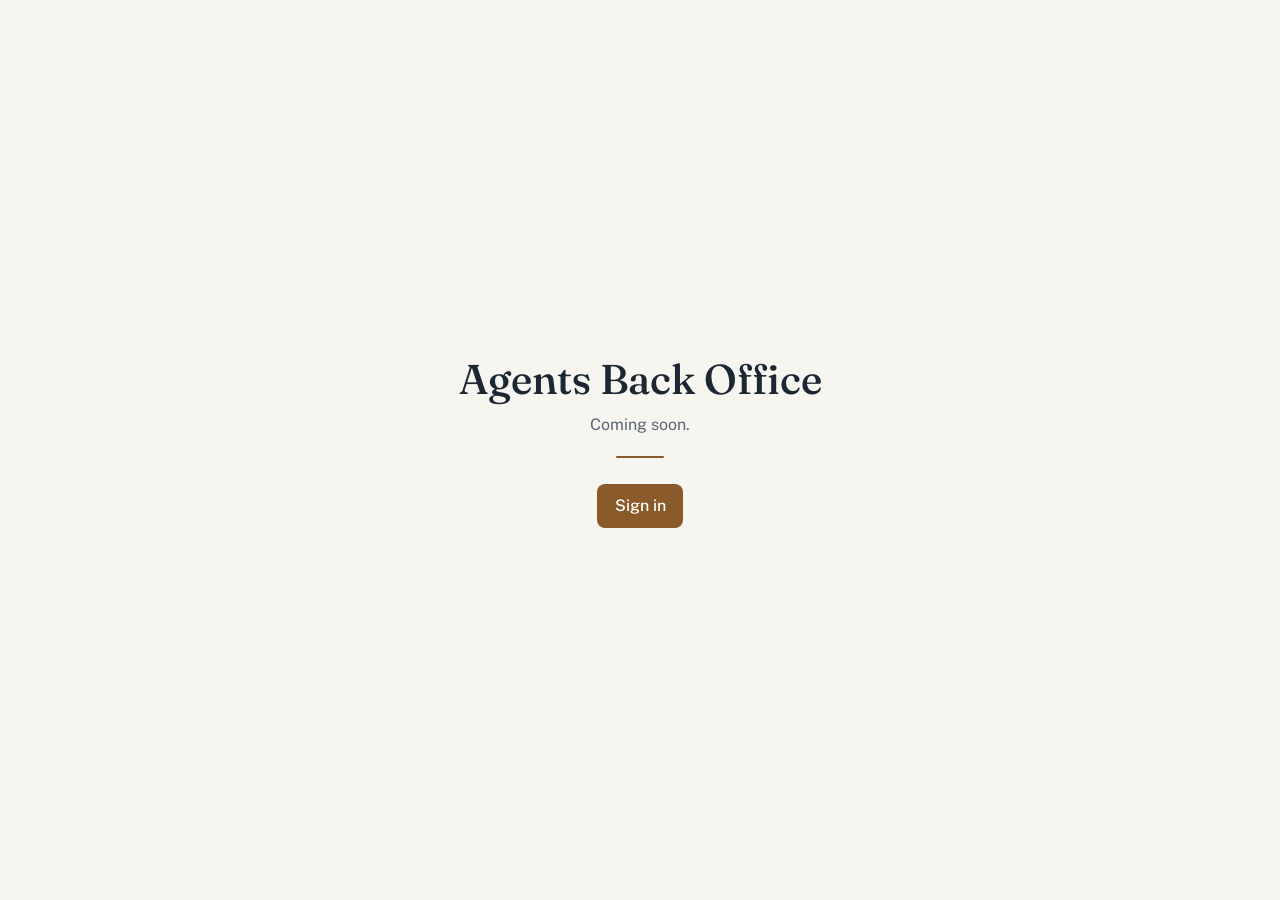
<file: index.html>
<!doctype html>
<html lang="en">
<head>
<meta charset="utf-8">
<meta name="viewport" content="width=device-width, initial-scale=1, viewport-fit=cover">
<title>Agents Back Office</title>
<meta name="description" content="Agents Back Office.">
<meta name="robots" content="noindex">
<link rel="preconnect" href="https://fonts.googleapis.com">
<link rel="stylesheet" href="https://fonts.googleapis.com/css2?family=Fraunces:opsz,wght@9..144,500&family=Public+Sans:wght@400;500&display=swap">
<link rel="stylesheet" href="/assets/site.css">
<style>
html,body{height:100%}
body{display:grid;place-items:center;text-align:center}
main{max-width:34rem}
.rule{width:3rem;height:2px;background:var(--accent);margin:1.2rem auto 1.6rem;border-radius:1px}
</style>
</head>
<body>
<main>
  <h1>Agents Back Office</h1>
  <p class="muted">Coming soon.</p>
  <div class="rule" aria-hidden="true"></div>
  <p><a class="btn" href="/login/">Sign in</a></p>
</main>
</body>
</html>
</file>
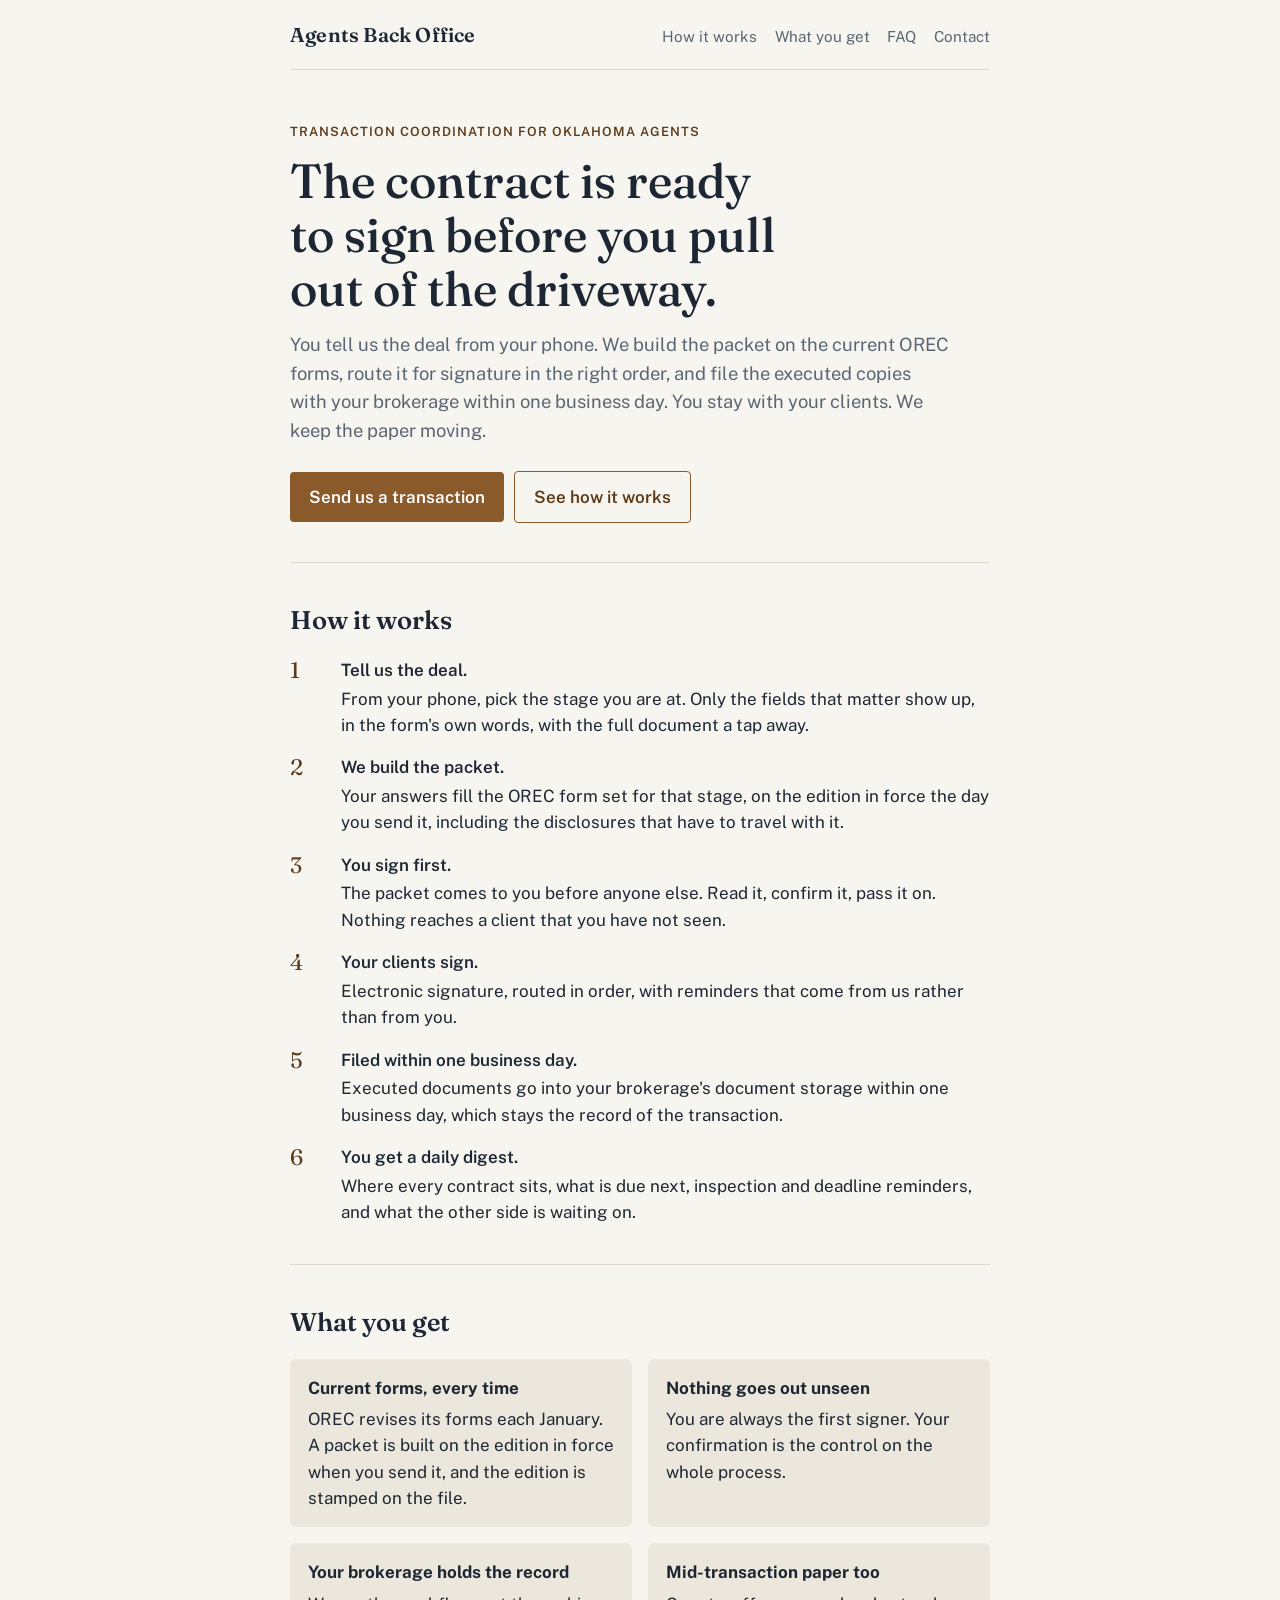
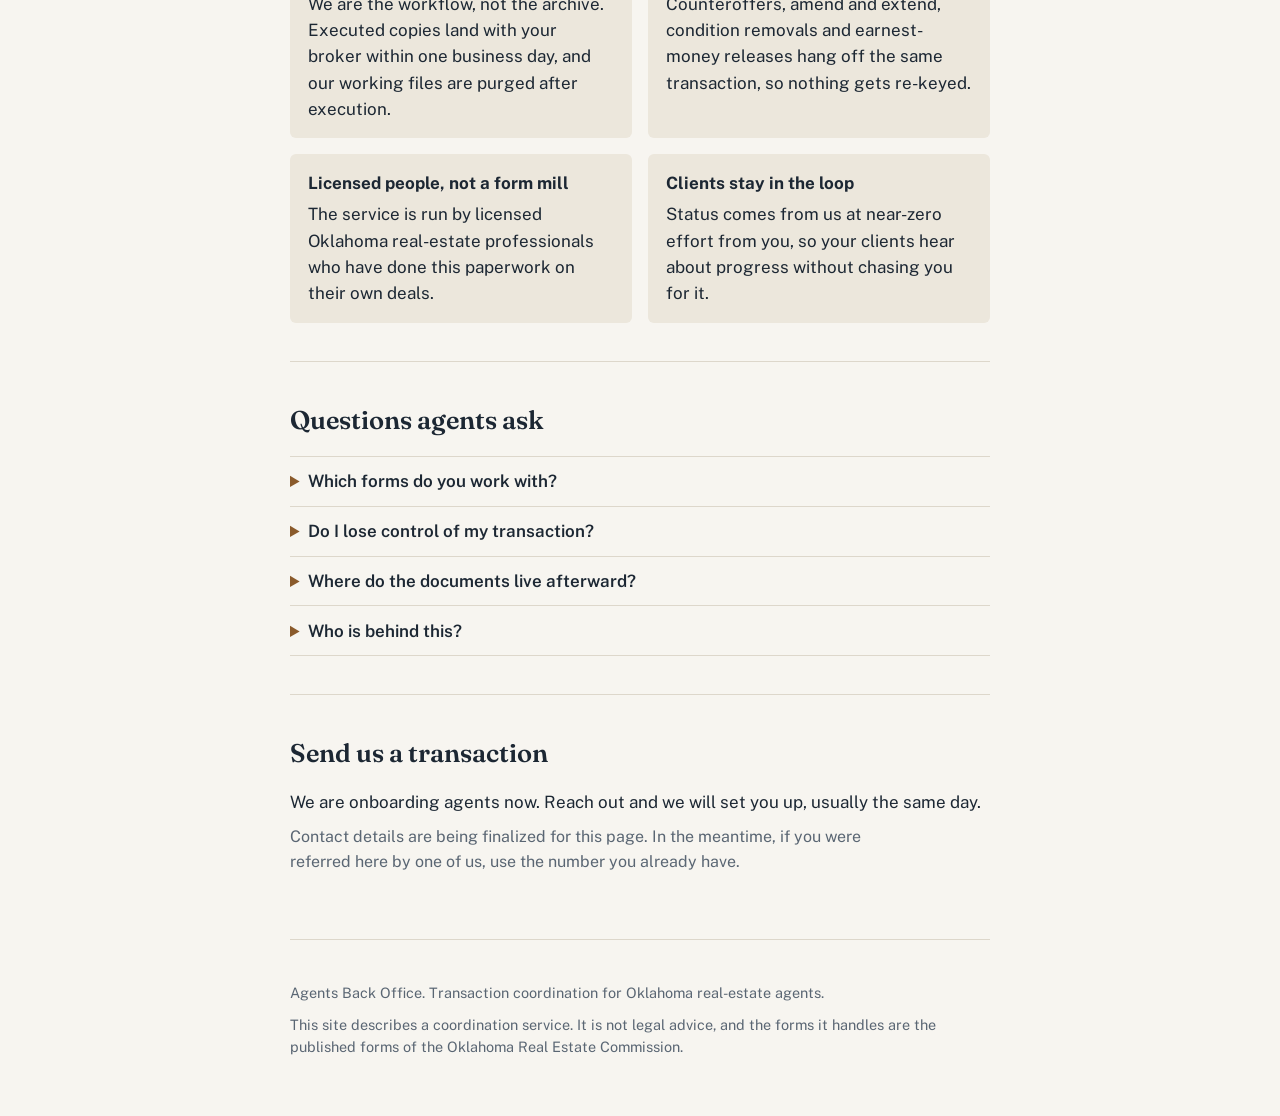
<file: drafts/index_full.html>
<!doctype html>
<html lang="en">
<head>
<meta charset="utf-8">
<meta name="viewport" content="width=device-width, initial-scale=1, viewport-fit=cover">
<title>Agents Back Office</title>
<meta name="description" content="Transaction coordination for Oklahoma real-estate agents. Contract paperwork built on the current OREC forms, signed in order, filed with your brokerage within one business day.">
<link rel="preconnect" href="https://fonts.googleapis.com">
<link rel="stylesheet" href="https://fonts.googleapis.com/css2?family=Fraunces:opsz,wght@9..144,500;9..144,600&family=Public+Sans:wght@400;500;600&display=swap">
<style>
:root{
  --bg:#f7f5f0; --fg:#1c2733; --muted:#5a6673; --rule:#ddd7cb; --panel:#ece7dc;
  --accent:#8a5a2b; --accent-ink:#5e3c1a; --on-accent:#fff;
  --display:"Fraunces",Georgia,serif; --body:"Public Sans","Helvetica Neue",Arial,sans-serif;
  color-scheme:light;
}
@media (prefers-color-scheme:dark){
  :root{--bg:#141a21; --fg:#e8e4dc; --muted:#a2acb8; --rule:#2b343f; --panel:#1c2530; --accent:#d2965a; --accent-ink:#e8b27a; --on-accent:#141a21; color-scheme:dark}
}
*{box-sizing:border-box}
html,body{margin:0}
body{background:var(--bg);color:var(--fg);font-family:var(--body);font-size:17px;line-height:1.55;padding-inline:16px}
.wrap{max-width:70ch;margin:0 auto}
header.top{display:flex;justify-content:space-between;align-items:baseline;gap:1rem;padding:1.2rem 0;border-bottom:1px solid var(--rule)}
.brand{font-family:var(--display);font-weight:600;font-size:1.25rem;letter-spacing:.01em;text-decoration:none;color:var(--fg)}
nav a{color:var(--muted);text-decoration:none;margin-left:1.1rem;font-size:.95rem}
nav a:hover,nav a:focus{color:var(--fg)}
.hero{padding:3.2rem 0 2.4rem}
.eyebrow{font-size:.8rem;letter-spacing:.08em;text-transform:uppercase;color:var(--accent-ink);font-weight:600;margin:0 0 .8rem}
h1{font-family:var(--display);font-weight:500;font-size:clamp(2rem,5vw,3rem);line-height:1.12;margin:0 0 1rem;text-wrap:balance}
.lede{font-size:1.15rem;color:var(--muted);margin:0 0 1.6rem;max-width:60ch}
.cta{display:inline-block;background:var(--accent);color:var(--on-accent);text-decoration:none;font-weight:600;padding:.75rem 1.2rem;border-radius:4px}
.cta.secondary{background:transparent;color:var(--accent-ink);border:1px solid var(--accent)}
.cta+.cta{margin-left:.6rem}
.cta:focus-visible,nav a:focus-visible{outline:3px solid var(--accent);outline-offset:2px}
section{padding:2.4rem 0;border-top:1px solid var(--rule)}
h2{font-family:var(--display);font-weight:600;font-size:1.6rem;margin:0 0 1rem;text-wrap:balance}
p{margin:.6rem 0}
.steps{list-style:none;padding:0;margin:1rem 0 0;display:grid;gap:1rem}
.steps li{display:grid;grid-template-columns:2.4rem 1fr;gap:.8rem;align-items:start}
.steps .n{font-family:var(--display);font-size:1.4rem;color:var(--accent-ink);line-height:1.2}
.steps b{display:block;font-weight:600;margin-bottom:.15rem}
.grid{display:grid;grid-template-columns:repeat(auto-fit,minmax(14rem,1fr));gap:1rem;margin-top:1rem}
.card{background:var(--panel);border-radius:6px;padding:1rem 1.1rem}
.card b{display:block;margin-bottom:.3rem}
details{border-top:1px solid var(--rule);padding:.7rem 0}
details:last-of-type{border-bottom:1px solid var(--rule)}
summary{cursor:pointer;font-weight:600}
summary::marker{color:var(--accent)}
footer{padding:2rem 0 3rem;color:var(--muted);font-size:.9rem;border-top:1px solid var(--rule)}
footer a{color:var(--muted)}
@media (max-width:480px){.cta+.cta{margin-left:0;margin-top:.6rem}.cta{display:block;text-align:center}}
@media (prefers-reduced-motion:no-preference){html{scroll-behavior:smooth}}
</style>
</head>
<body>
<div class="wrap">
<header class="top">
  <a class="brand" href="/">Agents Back Office</a>
  <nav><a href="#how">How it works</a><a href="#what">What you get</a><a href="#faq">FAQ</a><a href="#contact">Contact</a></nav>
</header>

<main>
<div class="hero">
  <p class="eyebrow">Transaction coordination for Oklahoma agents</p>
  <h1>The contract is ready to sign before you pull out of the driveway.</h1>
  <p class="lede">You tell us the deal from your phone. We build the packet on the current OREC forms, route it for signature in the right order, and file the executed copies with your brokerage within one business day. You stay with your clients. We keep the paper moving.</p>
  <a class="cta" href="#contact">Send us a transaction</a><a class="cta secondary" href="#how">See how it works</a>
</div>

<section id="how">
  <h2>How it works</h2>
  <ol class="steps">
    <li><span class="n">1</span><div><b>Tell us the deal.</b> From your phone, pick the stage you are at. Only the fields that matter show up, in the form's own words, with the full document a tap away.</div></li>
    <li><span class="n">2</span><div><b>We build the packet.</b> Your answers fill the OREC form set for that stage, on the edition in force the day you send it, including the disclosures that have to travel with it.</div></li>
    <li><span class="n">3</span><div><b>You sign first.</b> The packet comes to you before anyone else. Read it, confirm it, pass it on. Nothing reaches a client that you have not seen.</div></li>
    <li><span class="n">4</span><div><b>Your clients sign.</b> Electronic signature, routed in order, with reminders that come from us rather than from you.</div></li>
    <li><span class="n">5</span><div><b>Filed within one business day.</b> Executed documents go into your brokerage's document storage within one business day, which stays the record of the transaction.</div></li>
    <li><span class="n">6</span><div><b>You get a daily digest.</b> Where every contract sits, what is due next, inspection and deadline reminders, and what the other side is waiting on.</div></li>
  </ol>
</section>

<section id="what">
  <h2>What you get</h2>
  <div class="grid">
    <div class="card"><b>Current forms, every time</b>OREC revises its forms each January. A packet is built on the edition in force when you send it, and the edition is stamped on the file.</div>
    <div class="card"><b>Nothing goes out unseen</b>You are always the first signer. Your confirmation is the control on the whole process.</div>
    <div class="card"><b>Your brokerage holds the record</b>We are the workflow, not the archive. Executed copies land with your broker within one business day, and our working files are purged after execution.</div>
    <div class="card"><b>Mid-transaction paper too</b>Counteroffers, amend and extend, condition removals and earnest-money releases hang off the same transaction, so nothing gets re-keyed.</div>
    <div class="card"><b>Licensed people, not a form mill</b>The service is run by licensed Oklahoma real-estate professionals who have done this paperwork on their own deals.</div>
    <div class="card"><b>Clients stay in the loop</b>Status comes from us at near-zero effort from you, so your clients hear about progress without chasing you for it.</div>
  </div>
</section>

<section id="faq">
  <h2>Questions agents ask</h2>
  <details><summary>Which forms do you work with?</summary><p>The Oklahoma Real Estate Commission's published form set: residential sale and lease, the disclosures that travel with them, and the mid-transaction forms. Reference documents such as the RPCD Act and the lead-paint pamphlet are delivered to clients where required and are never part of a signing packet.</p></details>
  <details><summary>Do I lose control of my transaction?</summary><p>No. Every packet comes to you first. You read it, confirm it, and pass it on. If something is wrong it stops with you, before a client ever sees it.</p></details>
  <details><summary>Where do the documents live afterward?</summary><p>With your brokerage. Executed copies are uploaded to your brokerage's document storage within one business day of completion. That copy is the legal record. We keep working files only through execution and a short re-send buffer.</p></details>
  <details><summary>Who is behind this?</summary><p>Two licensed Oklahoma real-estate professionals who built the service for their own transactions first.</p></details>
</section>

<section id="contact">
  <h2>Send us a transaction</h2>
  <p>We are onboarding agents now. Reach out and we will set you up, usually the same day.</p>
  <p class="lede" style="font-size:1rem">Contact details are being finalized for this page. In the meantime, if you were referred here by one of us, use the number you already have.</p>
</section>
</main>

<footer>
  <p>Agents Back Office. Transaction coordination for Oklahoma real-estate agents.</p>
  <p>This site describes a coordination service. It is not legal advice, and the forms it handles are the published forms of the Oklahoma Real Estate Commission.</p>
</footer>
</div>
</body>
</html>
</file>
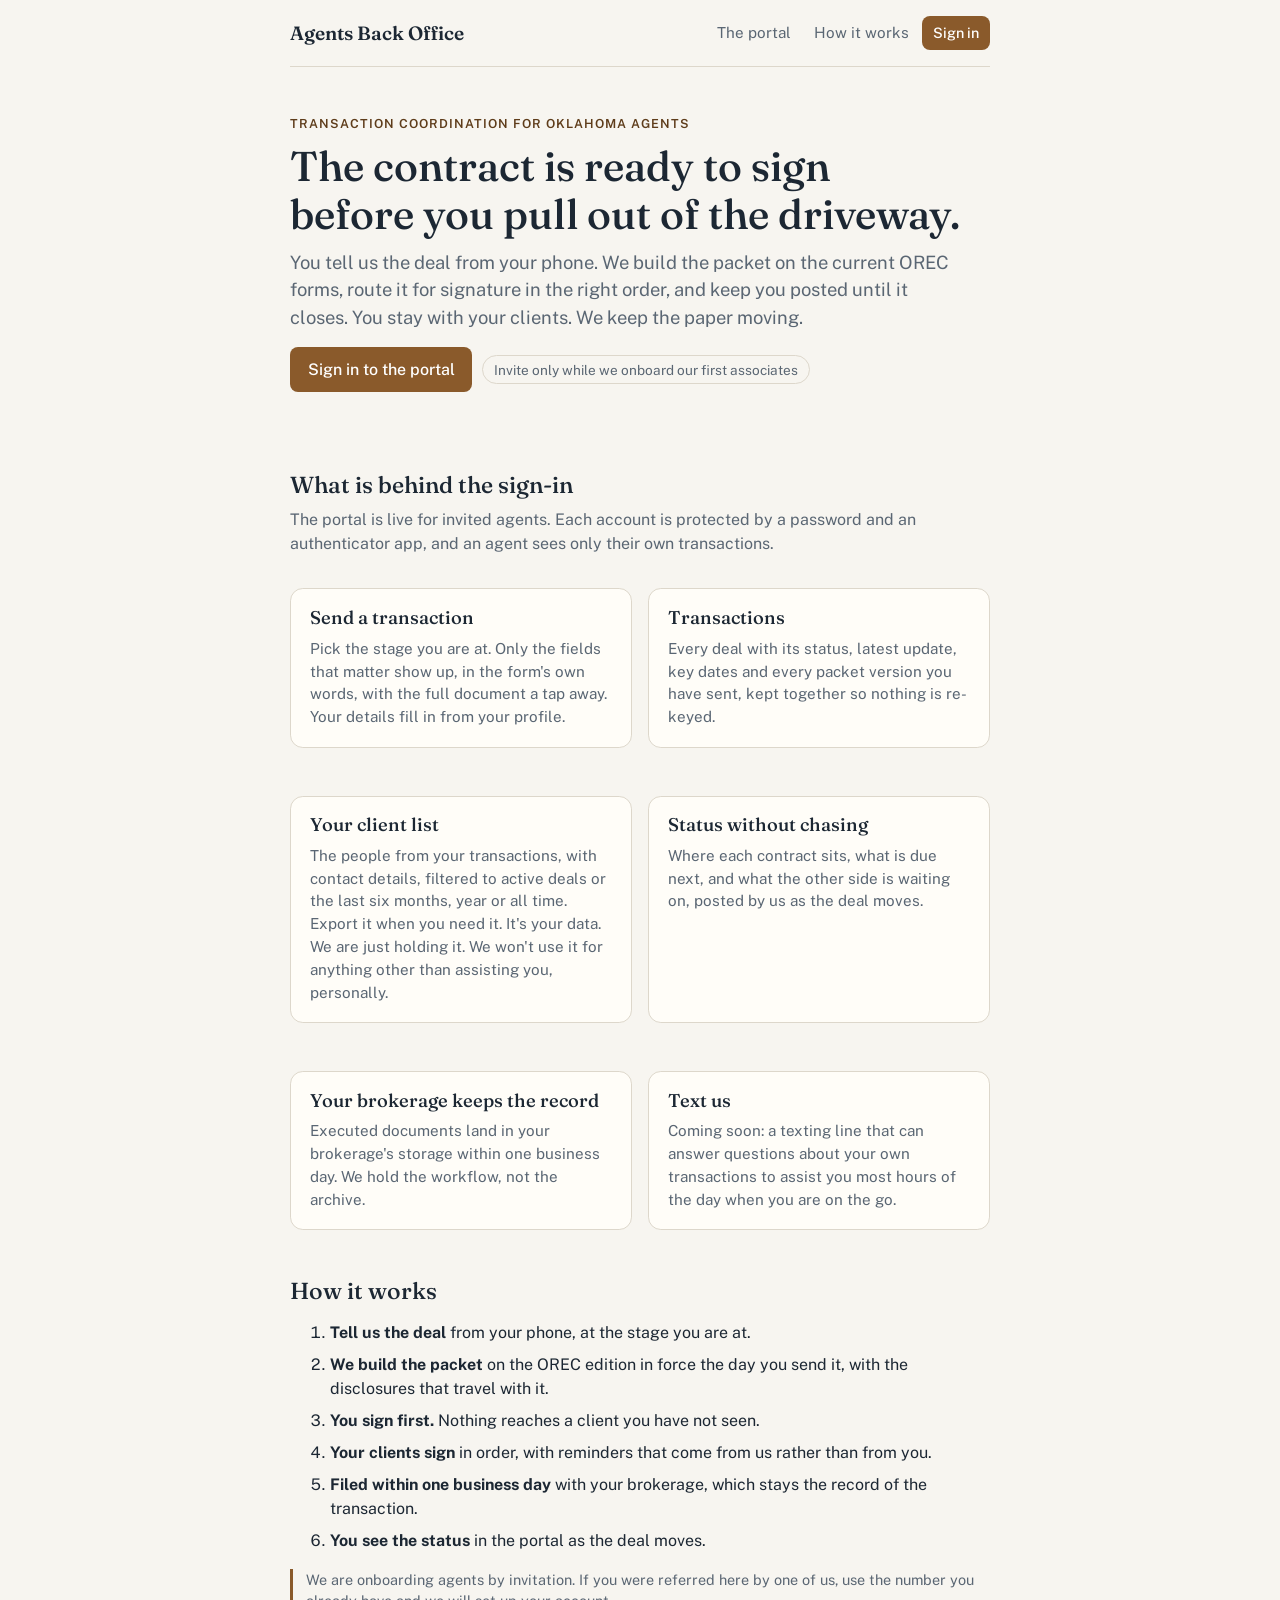
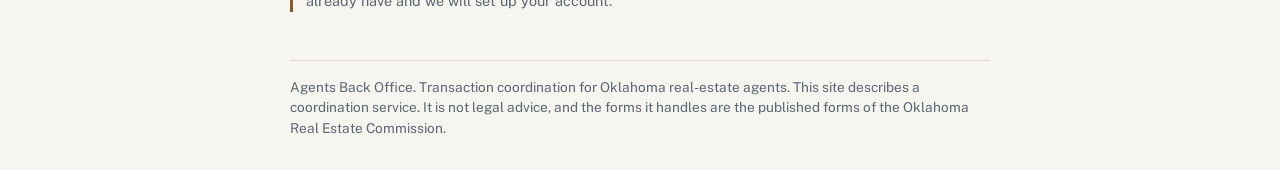
<file: drafts/index_portal_preview.html>
<!doctype html>
<html lang="en">
<head>
<meta charset="utf-8">
<meta name="viewport" content="width=device-width, initial-scale=1, viewport-fit=cover">
<title>Agents Back Office</title>
<meta name="description" content="Transaction coordination for Oklahoma real-estate agents. The agent portal is open to invited associates.">
<link rel="preconnect" href="https://fonts.googleapis.com">
<link rel="stylesheet" href="https://fonts.googleapis.com/css2?family=Fraunces:opsz,wght@9..144,500;9..144,600&family=Public+Sans:wght@400;500;600&display=swap">
<link rel="stylesheet" href="/assets/site.css">
<style>
.hero{padding:3rem 0 2rem}
.lede{font-size:1.15rem;color:var(--muted);max-width:60ch}
.feature{padding:1.1rem 1.2rem}
.feature h3{margin-top:0}
.feature p{margin:0;color:var(--muted);font-size:.95rem}
.lock{display:inline-flex;align-items:center;gap:.4rem;font-size:.85rem;color:var(--muted);border:1px solid var(--rule);border-radius:1rem;padding:.2rem .7rem}
ol li{margin-bottom:.5rem}
</style>
</head>
<body>
<div class="wrap">
  <header class="top">
    <a class="brand" href="/">Agents Back Office</a>
    <nav><a href="#portal">The portal</a><a href="#how">How it works</a><a class="btn small" href="/login/">Sign in</a></nav>
  </header>

  <section class="hero">
    <p class="eyebrow">Transaction coordination for Oklahoma agents</p>
    <h1>The contract is ready to sign before you pull out of the driveway.</h1>
    <p class="lede">You tell us the deal from your phone. We build the packet on the current OREC forms, route it for signature in the right order, and keep you posted until it closes. You stay with your clients. We keep the paper moving.</p>
    <p class="actions"><a class="btn" href="/login/">Sign in to the portal</a> <span class="lock">Invite only while we onboard our first associates</span></p>
  </section>

  <section id="portal">
    <h2>What is behind the sign-in</h2>
    <p class="muted">The portal is live for invited agents. Each account is protected by a password and an authenticator app, and an agent sees only their own transactions.</p>
    <div class="grid">
      <div class="card feature"><h3>Send a transaction</h3><p>Pick the stage you are at. Only the fields that matter show up, in the form's own words, with the full document a tap away. Your details fill in from your profile.</p></div>
      <div class="card feature"><h3>Transactions</h3><p>Every deal with its status, latest update, key dates and every packet version you have sent, kept together so nothing is re-keyed.</p></div>
      <div class="card feature"><h3>Your client list</h3><p>The people from your transactions, with contact details, filtered to active deals or the last six months, year or all time. Export it when you need it. It's your data. We are just holding it. We won't use it for anything other than assisting you, personally.</p></div>
      <div class="card feature"><h3>Status without chasing</h3><p>Where each contract sits, what is due next, and what the other side is waiting on, posted by us as the deal moves.</p></div>
      <div class="card feature"><h3>Your brokerage keeps the record</h3><p>Executed documents land in your brokerage's storage within one business day. We hold the workflow, not the archive.</p></div>
      <div class="card feature"><h3>Text us</h3><p>Coming soon: a texting line that can answer questions about your own transactions to assist you most hours of the day when you are on the go.</p></div>
    </div>
  </section>

  <section id="how">
    <h2>How it works</h2>
    <ol>
      <li><strong>Tell us the deal</strong> from your phone, at the stage you are at.</li>
      <li><strong>We build the packet</strong> on the OREC edition in force the day you send it, with the disclosures that travel with it.</li>
      <li><strong>You sign first.</strong> Nothing reaches a client you have not seen.</li>
      <li><strong>Your clients sign</strong> in order, with reminders that come from us rather than from you.</li>
      <li><strong>Filed within one business day</strong> with your brokerage, which stays the record of the transaction.</li>
      <li><strong>You see the status</strong> in the portal as the deal moves.</li>
    </ol>
    <p class="notice">We are onboarding agents by invitation. If you were referred here by one of us, use the number you already have and we will set up your account.</p>
  </section>

  <footer>
    Agents Back Office. Transaction coordination for Oklahoma real-estate agents. This site describes a coordination service. It is not legal advice, and the forms it handles are the published forms of the Oklahoma Real Estate Commission.
  </footer>
</div>
</body>
</html>
</file>
<file: assets/site.css>
/* Agents Back Office — shared styles for the public page, login and the portal */
:root{
  --bg:#f7f5f0; --fg:#1c2733; --muted:#5a6673; --rule:#ddd7cb; --panel:#ece7dc; --panel-2:#fffdf8;
  --accent:#8a5a2b; --accent-ink:#5e3c1a; --on-accent:#fff; --ok:#2f6b3a; --warn:#9a5b00; --bad:#9b2c2c;
  --display:"Fraunces",Georgia,serif; --body:"Public Sans","Helvetica Neue",Arial,sans-serif;
  color-scheme:light;
}
@media (prefers-color-scheme:dark){
  :root{--bg:#141a21; --fg:#e8e4dc; --muted:#a2acb8; --rule:#2b343f; --panel:#1c2530; --panel-2:#1a222c;
        --accent:#d2965a; --accent-ink:#e8b27a; --on-accent:#141a21; --ok:#7fc48f; --warn:#e0a84a; --bad:#e58a8a; color-scheme:dark}
}
*{box-sizing:border-box}
html,body{margin:0}
body{background:var(--bg);color:var(--fg);font-family:var(--body);font-size:16px;line-height:1.5;
     padding-left:max(16px,env(safe-area-inset-left,0px));padding-right:max(16px,env(safe-area-inset-right,0px))}
.wrap{max-width:70ch;margin:0 auto}
.wrap.wide{max-width:110ch}
header.top{display:flex;justify-content:space-between;align-items:center;gap:1rem;padding:1rem 0;border-bottom:1px solid var(--rule);flex-wrap:wrap}
.brand{font-family:var(--display);font-weight:600;font-size:1.2rem;text-decoration:none;color:var(--fg)}
nav{display:flex;gap:.2rem;flex-wrap:wrap}
nav a{color:var(--muted);text-decoration:none;padding:.35rem .6rem;border-radius:.4rem;font-size:.95rem}
nav a:hover,nav a:focus{color:var(--fg);background:var(--panel)}
nav a.on{color:var(--fg);background:var(--panel);font-weight:500}
h1,h2,h3{font-family:var(--display);font-weight:500;line-height:1.15;text-wrap:balance;margin:0 0 .6rem}
h1{font-size:clamp(1.8rem,4.5vw,2.6rem)} h2{font-size:1.45rem;margin-top:2rem} h3{font-size:1.15rem;margin-top:1.4rem}
p{margin:0 0 1rem} .muted{color:var(--muted)} .small{font-size:.9rem}
.eyebrow{font-size:.78rem;letter-spacing:.08em;text-transform:uppercase;color:var(--accent-ink);font-weight:600;margin:0 0 .6rem}
a{color:var(--accent-ink)}
.btn{display:inline-block;background:var(--accent);color:var(--on-accent);text-decoration:none;border:0;border-radius:.5rem;
     padding:.65rem 1.1rem;font:inherit;font-weight:500;cursor:pointer}
.btn:hover{filter:brightness(1.07)} .btn:disabled{opacity:.55;cursor:default}
.btn.ghost{background:transparent;color:var(--fg);border:1px solid var(--rule)}
.btn.small{padding:.35rem .7rem;font-size:.9rem}
.btn.danger{background:var(--bad);color:#fff}
.card{background:var(--panel-2);border:1px solid var(--rule);border-radius:.8rem;padding:1.2rem 1.3rem;margin:1rem 0}
.card.flat{background:var(--panel)}
label{display:block;font-size:.9rem;color:var(--muted);margin:.8rem 0 .25rem}
input,select,textarea{width:100%;font:inherit;color:var(--fg);background:var(--bg);border:1px solid var(--rule);border-radius:.45rem;padding:.55rem .7rem}
input:focus,select:focus,textarea:focus{outline:2px solid var(--accent);outline-offset:1px;border-color:transparent}
textarea{min-height:5.5rem;resize:vertical}
.row{display:flex;gap:.8rem;flex-wrap:wrap;align-items:end} .row>*{flex:1 1 14rem;min-width:0}
.actions{display:flex;gap:.6rem;flex-wrap:wrap;margin-top:1rem;align-items:center}
.msg{margin:.8rem 0;padding:.7rem .9rem;border-radius:.5rem;border:1px solid var(--rule);background:var(--panel)}
.msg.err{border-color:var(--bad);color:var(--bad)} .msg.ok{border-color:var(--ok);color:var(--ok)}
.tag{display:inline-block;font-size:.78rem;padding:.1rem .5rem;border-radius:1rem;background:var(--panel);border:1px solid var(--rule);color:var(--muted);white-space:nowrap}
.tag.ok{color:var(--ok);border-color:var(--ok)} .tag.warn{color:var(--warn);border-color:var(--warn)} .tag.bad{color:var(--bad);border-color:var(--bad)}
.list{list-style:none;padding:0;margin:0} .list li{padding:.8rem 0;border-bottom:1px solid var(--rule)}
.list li:last-child{border-bottom:0}
.item{display:flex;justify-content:space-between;gap:1rem;align-items:baseline;flex-wrap:wrap}
.item .title{font-weight:500;text-decoration:none;color:var(--fg)}
.tabs{display:flex;gap:.3rem;flex-wrap:wrap;margin:.6rem 0 1rem}
.tabs button{font:inherit;background:transparent;border:1px solid var(--rule);color:var(--muted);border-radius:1rem;padding:.3rem .8rem;cursor:pointer}
.tabs button.on{background:var(--panel);color:var(--fg);border-color:var(--accent)}
.tablewrap{overflow-x:auto;margin:1rem 0}
table{border-collapse:collapse;width:100%;font-size:.92rem} th,td{text-align:left;padding:.5rem .6rem;border-bottom:1px solid var(--rule);vertical-align:top}
th{color:var(--muted);font-weight:500;font-size:.8rem;letter-spacing:.04em;text-transform:uppercase}
td.mono,pre{font-family:ui-monospace,Consolas,monospace;font-size:.85rem}
pre{background:var(--panel);padding:.8rem;border-radius:.5rem;overflow-x:auto;margin:.5rem 0}
.qr{display:block;width:12rem;max-width:100%;background:#fff;padding:.5rem;border-radius:.5rem;margin:.6rem 0}
.center{text-align:center} .grid{display:grid;gap:1rem;grid-template-columns:repeat(auto-fit,minmax(15rem,1fr))}
footer{margin:3rem 0 2rem;padding-top:1rem;border-top:1px solid var(--rule);color:var(--muted);font-size:.85rem}
.hidden{display:none !important}
.kv{display:grid;grid-template-columns:max-content 1fr;gap:.3rem 1rem;font-size:.95rem} .kv dt{color:var(--muted)} .kv dd{margin:0;min-width:0;overflow-wrap:anywhere}
.notice{font-size:.9rem;color:var(--muted);border-left:3px solid var(--accent);padding-left:.8rem;margin:1rem 0}
</file>
